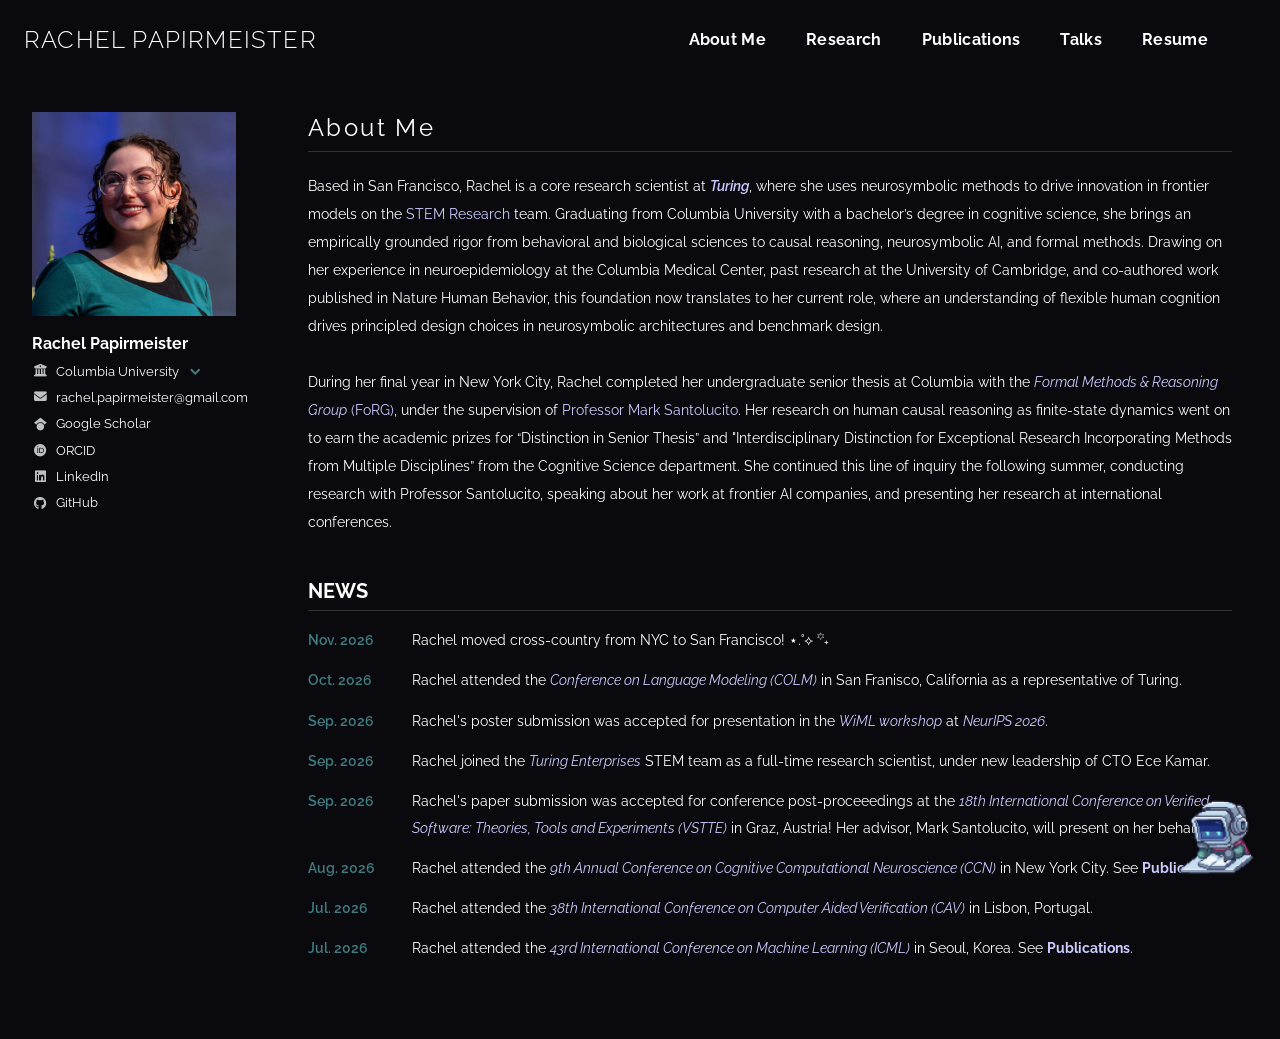
<file: index.html>
<!DOCTYPE html>
<html lang="en">
<head>
  <meta charset="UTF-8">
  <style>html{background:#0a090d}</style>
  <meta name="viewport" content="width=device-width, initial-scale=1.0">
  <title>Rachel Papirmeister</title>
  <link rel="preconnect" href="https://fonts.googleapis.com">
  <link rel="preconnect" href="https://fonts.gstatic.com" crossorigin>
  <link rel="stylesheet" href="https://cdnjs.cloudflare.com/ajax/libs/font-awesome/6.5.1/css/all.min.css">
  <link rel="stylesheet" href="assets/css/main.css">
</head>
<body>

  <!-- MASTHEAD -->
  <header class="masthead">
    <div class="masthead__inner">
      <a href="index.html" class="site-title">RACHEL PAPIRMEISTER</a>
      <nav>
        <ul class="site-nav">
          <li><a href="index.html">About Me</a></li>
          <li><a href="research.html">Research</a></li>
          <li><a href="publications.html">Publications</a></li>
          <li><a href="talks.html">Talks</a></li>
          <li><a href="cv.html">Resume</a></li>
        </ul>
      </nav>
      <button class="nav-toggle" aria-label="Toggle menu" aria-expanded="false">
        <span></span><span></span><span></span>
      </button>
    </div>
  </header>

  <div class="page-container">

  <!-- SIDEBAR -->
  <aside class="sidebar">
    <div class="author__avatar">
      <img src="images/headshot.png" alt="Profile photo">
    </div>
    <div class="author__content">
      <h3 class="author__name">Rachel Papirmeister</h3>
      <!-- <p class="author__bio">[bio coming soon...]</p> -->
      <ul class="author__urls">
        <li>
          <i class="fa-solid fa-building-columns"></i>
          <span>Columbia University</span>
          <button type="button" id="columbia-toggle" aria-expanded="false" aria-controls="columbia-email" aria-label="Show Columbia email"
                  style="background: none; border: 0; padding: 0; cursor: pointer; display: inline-flex;">
            <i style="font-size: 0.65rem; transition: transform 0.2s;"><svg viewBox="0 0 12 8" width="1em" height="0.67em" aria-hidden="true" style="vertical-align: middle;"><polyline points="1,1.5 6,6.5 11,1.5" fill="none" stroke="currentColor" stroke-width="2.4" stroke-linecap="butt" stroke-linejoin="miter"/></svg></i>
          </button>
        </li>
        <li id="columbia-email" style="padding-left: 1rem; display: none;">
          <i class="fa-solid fa-envelope"></i>
          <a href="mailto:r.papirmeister@columbia.edu">r.papirmeister@columbia.edu</a>
        </li>        
        <li>
          <i class="fa-solid fa-envelope"></i>
          <a href="mailto:rachel.papirmeister@gmail.com">rachel.papirmeister@gmail.com</a>
        </li>
        <li>
          <i class="fa-brands fa-google-scholar"></i>
          <a href="https://scholar.google.com/citations?user=QVaR0EQAAAAJ&hl=en" target="_blank">Google Scholar</a>
        </li>
        <li>
          <i class="fa-brands fa-orcid"></i>
          <a href="https://orcid.org/0009-0006-1611-280X" target="_blank">ORCID</a>
        </li>
        <li>
          <i class="fa-brands fa-linkedin"></i>
          <a href="https://www.linkedin.com/in/r-papir/" target="_blank">LinkedIn</a>
        </li>
        <li>
          <i class="fa-brands fa-github"></i>
          <a href="https://github.com/r-papir" target="_blank">GitHub</a>
        </li>
      </ul>
    </div>
  </aside>

  <!-- MAIN CONTENT -->
  <main class="main-content">
    <h1 class="page__title">About Me</h1>
    <div class="page__body">
      <p>Based in San Francisco, Rachel is a core research scientist at <em><strong><a href="https://www.turing.com/" target="_blank">Turing</a></strong></em>, where she uses neurosymbolic methods to drive innovation in frontier models on the <a href="https://www.turing.com/frontier-ai/stem" target="_blank">STEM Research</a> team. Graduating from Columbia University with a bachelor’s degree in cognitive science, she brings an empirically grounded rigor from behavioral and biological sciences to causal reasoning, neurosymbolic AI, and formal methods. Drawing on her experience in neuroepidemiology at the Columbia Medical Center, past research at the University of Cambridge, and co-authored work published in Nature Human Behavior, this foundation now translates to her current role, where an understanding of flexible human cognition drives principled design choices in neurosymbolic architectures and benchmark design.
        <br>
        <br>During her final year in New York City, Rachel completed her undergraduate senior thesis at Columbia with the <a href="https://www.cs.columbia.edu/~ms6147/" target="_blank"><em>Formal Methods & Reasoning Group</em> (FoRG)</a>, under the supervision of <a href="https://www.marksantolucito.com/" target="_blank">Professor Mark Santolucito</a>. Her research on human causal reasoning as finite-state dynamics went on to earn the academic prizes for “Distinction in Senior Thesis” and "Interdisciplinary Distinction for Exceptional Research Incorporating Methods from Multiple Disciplines” from the Cognitive Science department. She continued this line of inquiry the following summer, conducting research with Professor Santolucito, speaking about her work at frontier AI companies, and presenting her research at international conferences.
    </div>

    <section id="news" class="news">
      <h2 class="page__body-heading">NEWS</h2>
      <ul class="news-list">
        <!-- Format: <li><span class="news-date">Mon YYYY</span><span class="news-body">EMOJI Text, with <em>paper titles</em> in italics and <strong>awards</strong> in bold.</span></li> -->
        <li>
          <span class="news-date">Nov. 2026</span>
          <span class="news-body">Rachel moved cross-country from NYC to San Francisco! ⋆.˚⟡ ࣪꙳˖</span>
        </li>
        <li>
          <span class="news-date">Oct. 2026</span>
          <span class="news-body">Rachel attended the <em><a href="https://colm.cc/" target="_blank">Conference on Language Modeling (COLM)</a></em> in San Franisco, California as a representative of Turing.</span>
        </li>
        <li>
          <span class="news-date">Sep. 2026</span>
          <span class="news-body">Rachel's poster submission was accepted for presentation in the <em><a href="https://sites.google.com/wimlworkshop.org/wimlworkshopneurips2026/?authuser=1&pli=1" target="_blank">WiML workshop</a></em> at <em><a href="https://neurips.cc/" target="_blank">NeurIPS 2026</a></em>.</span>
        </li>
        <li>
          <span class="news-date">Sep. 2026</span>
          <span class="news-body">Rachel joined the <em><a href="https://www.turing.com/" target="_blank">Turing Enterprises</a></em> STEM team as a full-time research scientist, under new leadership of CTO Ece Kamar.</span>
        </li>
        <li>
          <span class="news-date">Sep. 2026</span>
          <span class="news-body">Rachel's paper submission was accepted for conference post-proceeedings at the <em><a href="https://fmcad.org/FMCAD26/vstte/" target="_blank">18th International Conference on Verified Software: Theories, Tools and Experiments (VSTTE)</a></em> in Graz, Austria! Her advisor, Mark Santolucito, will present on her behalf.</span>
        </li>
        <li>
          <span class="news-date">Aug. 2026</span>
          <span class="news-body">Rachel attended the <em><a href="https://2026.ccneuro.org/" target="_blank">9th Annual Conference on Cognitive Computational Neuroscience (CCN)</a></em> in New York City. See <strong><a href="https://rpapir.com/publications.html" target="_blank">Publications</a></strong></span>
        </li>
        <li>
          <span class="news-date">Jul. 2026</span>
          <span class="news-body">Rachel attended the <em><a href="https://conferences.i-cav.org/2026/" target="_blank">38th International Conference on Computer Aided Verification (CAV)</a></em> in Lisbon, Portugal.</span>
        </li>
        <li>
          <span class="news-date">Jul. 2026</span>
          <span class="news-body">Rachel attended the <em><a href="https://icml.cc/" target="_blank">43rd International Conference on Machine Learning (ICML)</a></em> in Seoul, Korea. See <strong><a href="https://rpapir.com/publications.html" target="_blank">Publications</a></strong>.</span>
        </li>
      </ul>
    </section>
  </main>

  </div><!-- .page-container -->

  <img class="corner-mascot" src="images/mascot-astronaut.gif" alt="" aria-hidden="true" style="width: 78.85px;">

  <script src="assets/js/transitions.js"></script>
  <script src="assets/js/nav-toggle.js"></script>
  <script src="assets/js/email-toggle.js"></script>
</body>
</html>
</file>
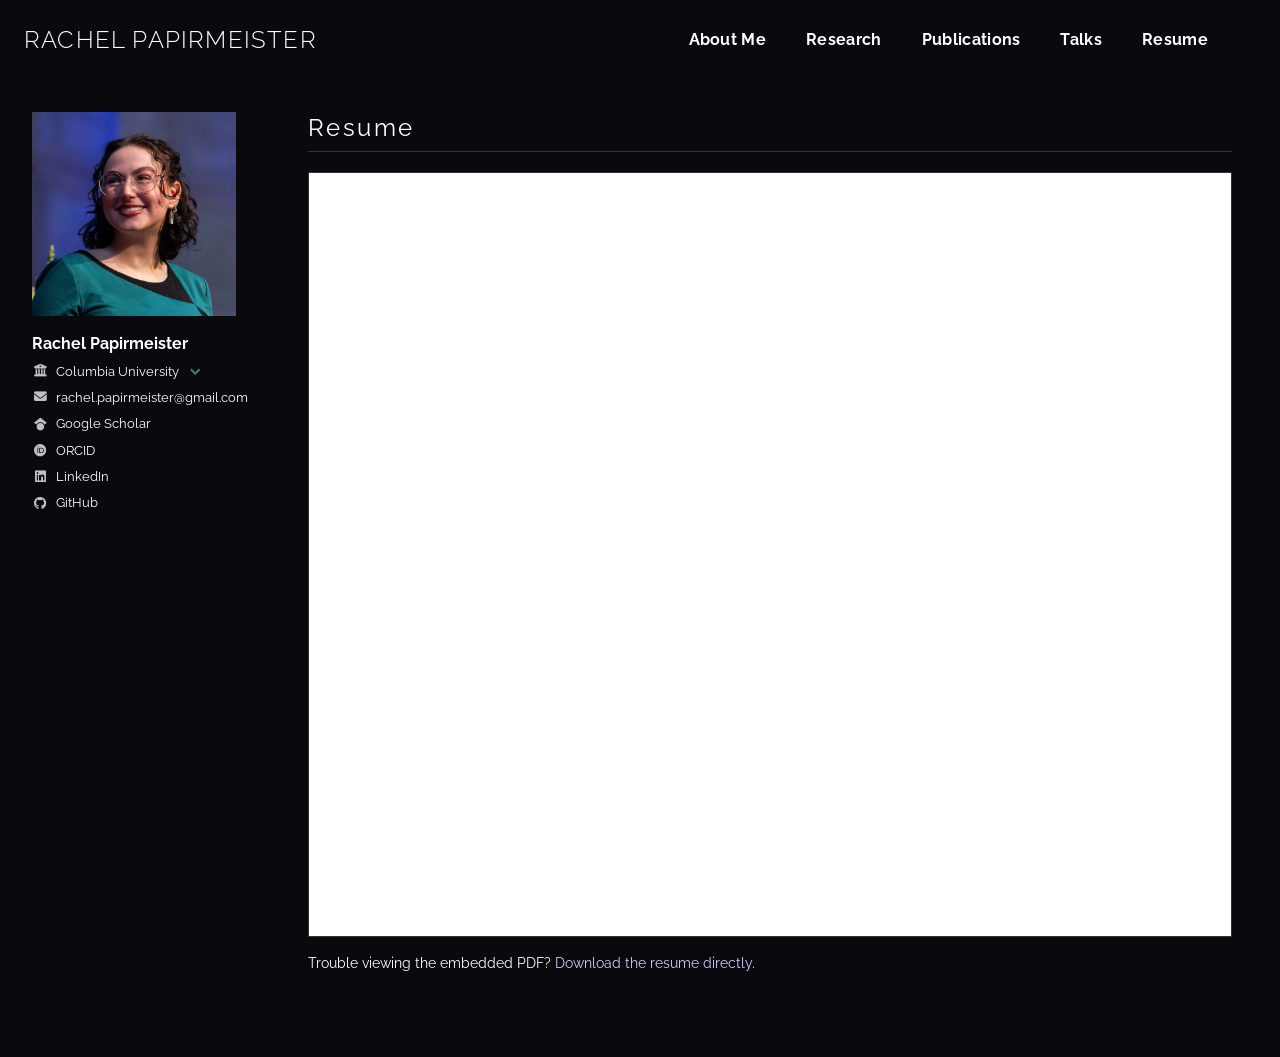
<file: cv.html>
<!DOCTYPE html>
<html lang="en">
<head>
  <meta charset="UTF-8">
  <style>html{background:#0a090d}</style>
  <meta name="viewport" content="width=device-width, initial-scale=1.0">
  <title>Resume — Rachel Papirmeister</title>
  <link rel="preconnect" href="https://fonts.googleapis.com">
  <link rel="preconnect" href="https://fonts.gstatic.com" crossorigin>
  <link rel="stylesheet" href="https://cdnjs.cloudflare.com/ajax/libs/font-awesome/6.5.1/css/all.min.css">
  <link rel="stylesheet" href="assets/css/main.css">
</head>
<body>

  <!-- MASTHEAD -->
  <header class="masthead">
    <div class="masthead__inner">
      <a href="index.html" class="site-title">RACHEL PAPIRMEISTER</a>
      <nav>
        <ul class="site-nav">
          <li><a href="index.html">About Me</a></li>
          <li><a href="research.html">Research</a></li>
          <li><a href="publications.html">Publications</a></li>
          <li><a href="talks.html">Talks</a></li>
          <li><a href="cv.html">Resume</a></li>
        </ul>
      </nav>
      <button class="nav-toggle" aria-label="Toggle menu" aria-expanded="false">
        <span></span><span></span><span></span>
      </button>
    </div>
  </header>

  <div class="page-container">

  <!-- SIDEBAR -->
  <aside class="sidebar">
    <div class="author__avatar">
      <img src="images/headshot.png" alt="Profile photo">
    </div>
    <div class="author__content">
      <h3 class="author__name">Rachel Papirmeister</h3>
      <!-- <p class="author__bio">Short biography for the sidebar.</p> -->
      <ul class="author__urls">
        <li>
          <i class="fa-solid fa-building-columns"></i>
          <span>Columbia University</span>
          <button type="button" id="columbia-toggle" aria-expanded="false" aria-controls="columbia-email" aria-label="Show Columbia email"
                  style="background: none; border: 0; padding: 0; cursor: pointer; display: inline-flex;">
            <i style="font-size: 0.65rem; transition: transform 0.2s;"><svg viewBox="0 0 12 8" width="1em" height="0.67em" aria-hidden="true" style="vertical-align: middle;"><polyline points="1,1.5 6,6.5 11,1.5" fill="none" stroke="currentColor" stroke-width="2.4" stroke-linecap="butt" stroke-linejoin="miter"/></svg></i>
          </button>
        </li>
        <li id="columbia-email" style="padding-left: 1rem; display: none;">
          <i class="fa-solid fa-envelope"></i>
          <a href="mailto:r.papirmeister@columbia.edu">r.papirmeister@columbia.edu</a>
        </li>        
        <li>
          <i class="fa-solid fa-envelope"></i>
          <a href="mailto:rachel.papirmeister@gmail.com">rachel.papirmeister@gmail.com</a>
        </li>
        <li>
          <i class="fa-brands fa-google-scholar"></i>
          <a href="https://scholar.google.com/citations?user=QVaR0EQAAAAJ&hl=en" target="_blank">Google Scholar</a>
        </li>
        <li>
          <i class="fa-brands fa-orcid"></i>
          <a href="#" target="_blank">ORCID</a>
        </li>
        <li>
          <i class="fa-brands fa-linkedin"></i>
          <a href="https://www.linkedin.com/in/r-papir/" target="_blank">LinkedIn</a>
        </li>
        <li>
          <i class="fa-brands fa-github"></i>
          <a href="https://github.com/r-papir" target="_blank">GitHub</a>
        </li>
      </ul>
    </div>
  </aside>

  <!-- MAIN CONTENT -->
  <main class="main-content">
    <h1 class="page__title">Resume</h1>
    <div class="page__body">
      <iframe class="resume-embed" src="assets/files/Papir_Resume.pdf" title="Rachel Papirmeister's resume"></iframe>
      <p class="resume-fallback">Trouble viewing the embedded PDF? <a href="assets/files/Papir_Resume.pdf" target="_blank">Download the resume directly</a>.</p>
    </div>
  </main>

  </div><!-- .page-container -->

  <script src="assets/js/nav-toggle.js"></script>
  <script src="assets/js/email-toggle.js"></script>
</body>
</html>
</file>
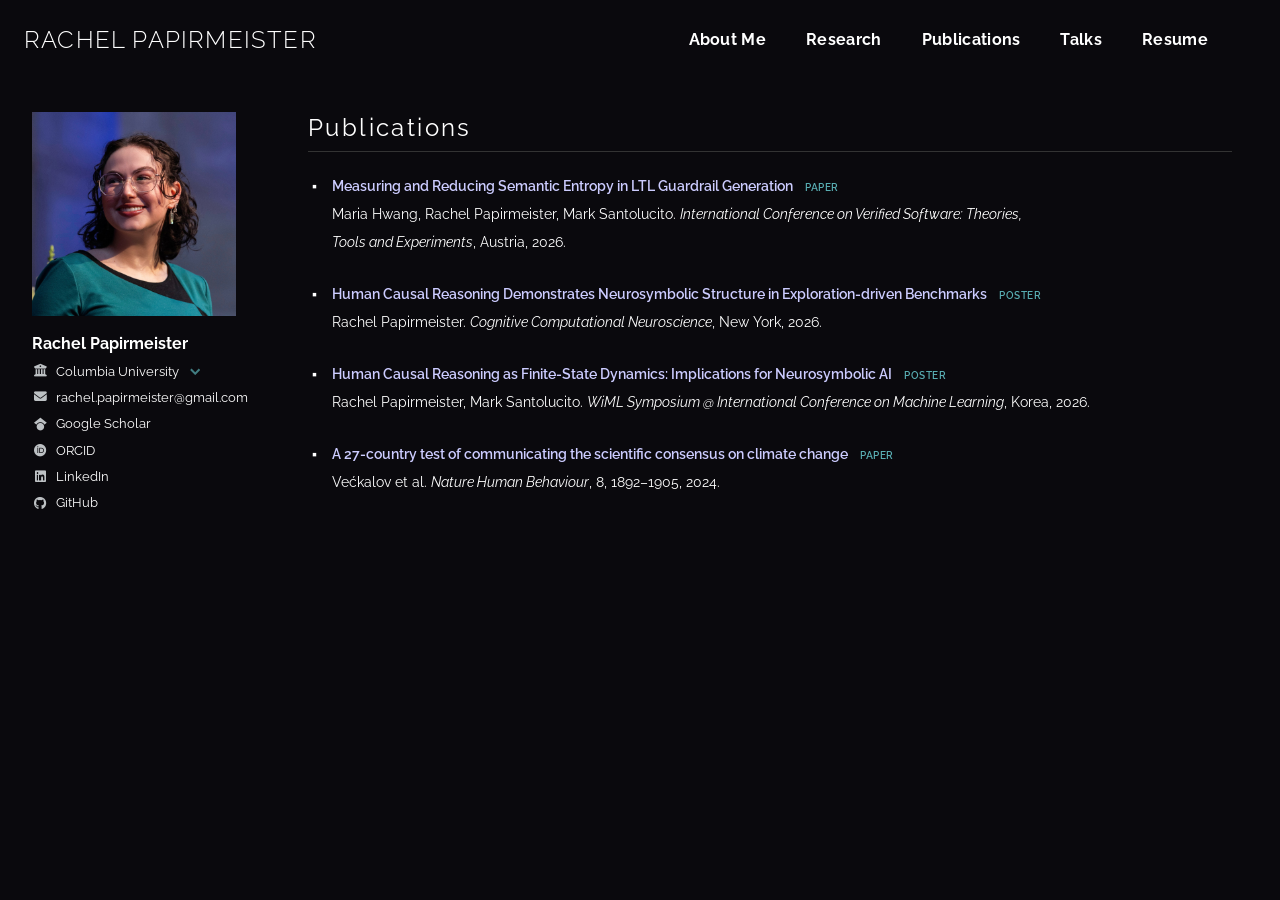
<file: publications.html>
<!DOCTYPE html>
<html lang="en">
<head>
  <meta charset="UTF-8">
  <style>html{background:#0a090d}</style>
  <meta name="viewport" content="width=device-width, initial-scale=1.0">
  <title>Publications — Rachel Papirmeister</title>
  <link rel="preconnect" href="https://fonts.googleapis.com">
  <link rel="preconnect" href="https://fonts.gstatic.com" crossorigin>
  <link rel="stylesheet" href="https://cdnjs.cloudflare.com/ajax/libs/font-awesome/6.5.1/css/all.min.css">
  <link rel="stylesheet" href="assets/css/main.css">
</head>
<body>

  <!-- MASTHEAD -->
  <header class="masthead">
    <div class="masthead__inner">
      <a href="index.html" class="site-title">RACHEL PAPIRMEISTER</a>
      <nav>
        <ul class="site-nav">
          <li><a href="index.html">About Me</a></li>
          <li><a href="research.html">Research</a></li>
          <li><a href="publications.html">Publications</a></li>
          <li><a href="talks.html">Talks</a></li>
          <li><a href="cv.html">Resume</a></li>
        </ul>
      </nav>
      <button class="nav-toggle" aria-label="Toggle menu" aria-expanded="false">
        <span></span><span></span><span></span>
      </button>
    </div>
  </header>

  <div class="page-container">

  <!-- SIDEBAR -->
  <aside class="sidebar">
    <div class="author__avatar">
      <img src="images/headshot.png" alt="Profile photo">
    </div>
    <div class="author__content">
      <h3 class="author__name">Rachel Papirmeister</h3>
      <!-- <p class="author__bio">Short biography for the sidebar.</p> -->
      <ul class="author__urls">
        <li>
          <i class="fa-solid fa-building-columns"></i>
          <span>Columbia University</span>
          <button type="button" id="columbia-toggle" aria-expanded="false" aria-controls="columbia-email" aria-label="Show Columbia email"
                  style="background: none; border: 0; padding: 0; cursor: pointer; display: inline-flex;">
            <i style="font-size: 0.65rem; transition: transform 0.2s;"><svg viewBox="0 0 12 8" width="1em" height="0.67em" aria-hidden="true" style="vertical-align: middle;"><polyline points="1,1.5 6,6.5 11,1.5" fill="none" stroke="currentColor" stroke-width="2.4" stroke-linecap="butt" stroke-linejoin="miter"/></svg></i>
          </button>
        </li>
        <li id="columbia-email" style="padding-left: 1rem; display: none;">
          <i class="fa-solid fa-envelope"></i>
          <a href="mailto:r.papirmeister@columbia.edu">r.papirmeister@columbia.edu</a>
        </li>        
        <li>
          <i class="fa-solid fa-envelope"></i>
          <a href="mailto:rachel.papirmeister@gmail.com">rachel.papirmeister@gmail.com</a>
        </li>
        <li>
          <i class="fa-brands fa-google-scholar"></i>
          <a href="https://scholar.google.com/citations?user=QVaR0EQAAAAJ&hl=en" target="_blank">Google Scholar</a>
        </li>
        <li>
          <i class="fa-brands fa-orcid"></i>
          <a href="#" target="_blank">ORCID</a>
        </li>
        <li>
          <i class="fa-brands fa-linkedin"></i>
          <a href="https://www.linkedin.com/in/r-papir/" target="_blank">LinkedIn</a>
        </li>
        <li>
          <i class="fa-brands fa-github"></i>
          <a href="https://github.com/r-papir" target="_blank">GitHub</a>
        </li>
      </ul>
    </div>
  </aside>

  <!-- MAIN CONTENT -->
  <main class="main-content">
    <h1 class="page__title">Publications</h1>
    <div class="page__body">
      <ul class="styled-list">
        <!--
        <li>
          <strong><a href="#" target="_blank">[Publication Title]</a></strong> <span class="pub-tag">[Paper/Poster]</span><br>
          [Author names]. <em>[Journal / Conference name]</em>, [Location], [Year].
        </li>
        -->
        <li>
          <strong><a href="https://fmcad.org/FMCAD26/vstte/" target="_blank">Measuring and Reducing Semantic Entropy in LTL Guardrail Generation</a></strong> <span class="pub-tag">Paper</span><br>
          Maria Hwang, Rachel Papirmeister, Mark Santolucito. <em>International Conference on Verified Software: Theories,<br>Tools and Experiments</em>, Austria, 2026.
        </li>
        <li>
          <strong><a href="https://2026.ccneuro.org/poster/?id=iengNs0w2G" target="_blank">Human Causal Reasoning Demonstrates Neurosymbolic Structure in Exploration-driven Benchmarks</a></strong> <span class="pub-tag">Poster</span><br>
          Rachel Papirmeister. <em>Cognitive Computational Neuroscience</em>, New York, 2026.
        </li>
        <li>
          <strong><a href="https://icml.cc/virtual/2026/76462" target="_blank">Human Causal Reasoning as Finite-State Dynamics: Implications for Neurosymbolic AI</a></strong> <span class="pub-tag">Poster</span><br>
          Rachel Papirmeister, Mark Santolucito. <em>WiML Symposium @ International Conference on Machine Learning</em>, Korea, 2026.
        </li>
        <li>
          <strong><a href="https://www.nature.com/articles/s41562-024-01928-2" target="_blank">A 27-country test of communicating the scientific consensus on climate change</a></strong> <span class="pub-tag">Paper</span><br>
          Većkalov et al. <em>Nature Human Behaviour</em>, 8, 1892–1905, 2024.
        </li>
      </ul>
    </div>
  </main>

  </div><!-- .page-container -->

  <script src="assets/js/transitions.js"></script>
  <script src="assets/js/nav-toggle.js"></script>
  <script src="assets/js/email-toggle.js"></script>
</body>
</html>
</file>
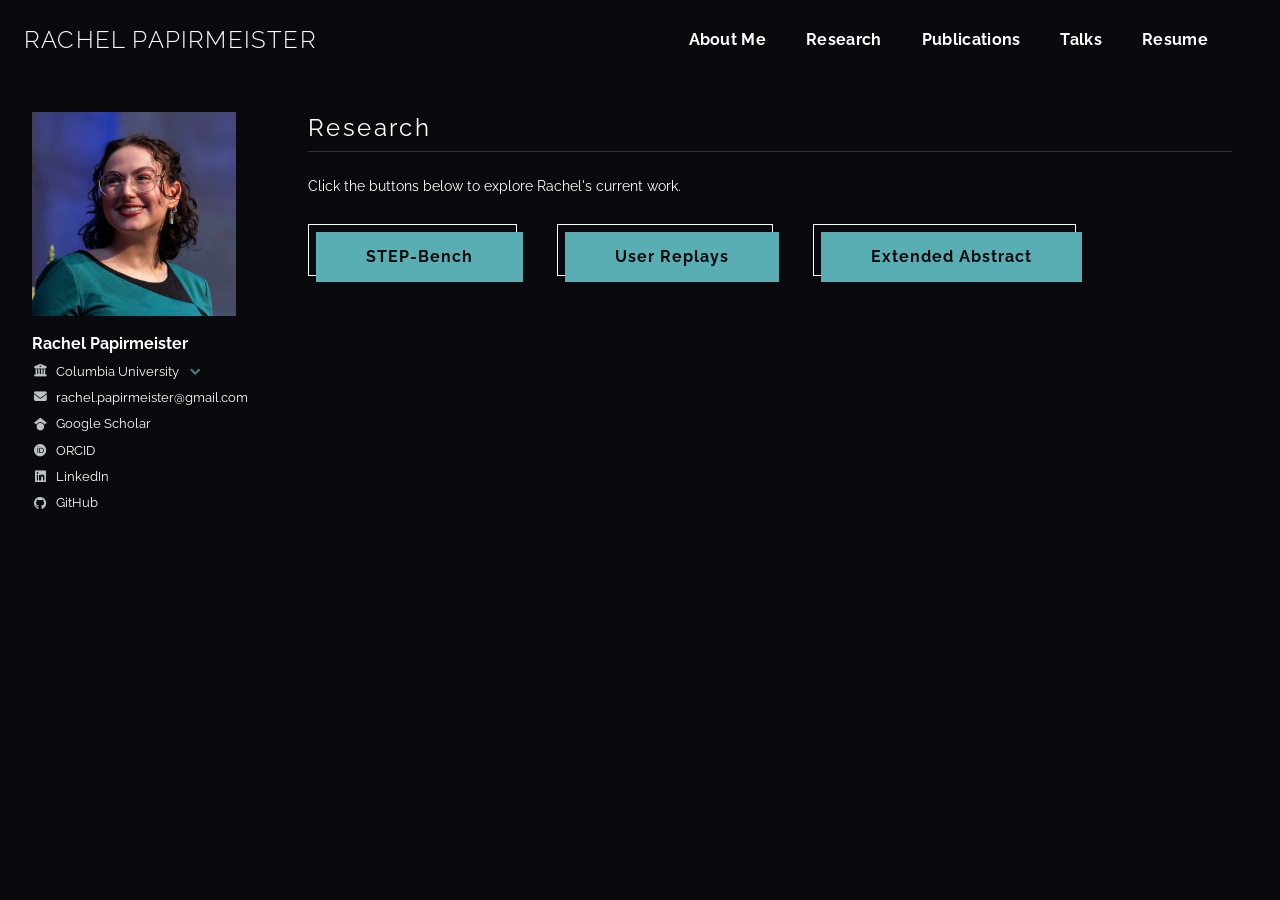
<file: research.html>
<!DOCTYPE html>
<html lang="en">
<head>
  <meta charset="UTF-8">
  <style>html{background:#0a090d}</style>
  <meta name="viewport" content="width=device-width, initial-scale=1.0">
  <title>Research — Rachel Papirmeister</title>
  <link rel="preconnect" href="https://fonts.googleapis.com">
  <link rel="preconnect" href="https://fonts.gstatic.com" crossorigin>
  <link rel="stylesheet" href="https://cdnjs.cloudflare.com/ajax/libs/font-awesome/6.5.1/css/all.min.css">
  <link rel="stylesheet" href="assets/css/main.css">
</head>
<body>

  <!-- MASTHEAD -->
  <header class="masthead">
    <div class="masthead__inner">
      <a href="index.html" class="site-title">RACHEL PAPIRMEISTER</a>
      <nav>
        <ul class="site-nav">
          <li><a href="index.html">About Me</a></li>
          <li><a href="research.html">Research</a></li>
          <li><a href="publications.html">Publications</a></li>
          <li><a href="talks.html">Talks</a></li>
          <li><a href="cv.html">Resume</a></li>
        </ul>
      </nav>
      <button class="nav-toggle" aria-label="Toggle menu" aria-expanded="false">
        <span></span><span></span><span></span>
      </button>
    </div>
  </header>

  <div class="page-container">

  <!-- SIDEBAR -->
  <aside class="sidebar">
    <div class="author__avatar">
      <img src="images/headshot.png" alt="Profile photo">
    </div>
    <div class="author__content">
      <h3 class="author__name">Rachel Papirmeister</h3>
      <!-- <p class="author__bio">[short biography for the sidebar]</p> -->
      <ul class="author__urls">
        <li>
          <i class="fa-solid fa-building-columns"></i>
          <span>Columbia University</span>
          <button type="button" id="columbia-toggle" aria-expanded="false" aria-controls="columbia-email" aria-label="Show Columbia email"
                  style="background: none; border: 0; padding: 0; cursor: pointer; display: inline-flex;">
            <i style="font-size: 0.65rem; transition: transform 0.2s;"><svg viewBox="0 0 12 8" width="1em" height="0.67em" aria-hidden="true" style="vertical-align: middle;"><polyline points="1,1.5 6,6.5 11,1.5" fill="none" stroke="currentColor" stroke-width="2.4" stroke-linecap="butt" stroke-linejoin="miter"/></svg></i>
          </button>
        </li>
        <li id="columbia-email" style="padding-left: 1rem; display: none;">
          <i class="fa-solid fa-envelope"></i>
          <a href="mailto:r.papirmeister@columbia.edu">r.papirmeister@columbia.edu</a>
        </li>        
        <li>
          <i class="fa-solid fa-envelope"></i>
          <a href="mailto:rachel.papirmeister@gmail.com">rachel.papirmeister@gmail.com</a>
        </li>
        <li>
          <i class="fa-brands fa-google-scholar"></i>
          <a href="https://scholar.google.com/citations?user=QVaR0EQAAAAJ&hl=en" target="_blank">Google Scholar</a>
        </li>
        <li>
          <i class="fa-brands fa-orcid"></i>
          <a href="https://orcid.org/0009-0006-1611-280X" target="_blank">ORCID</a>
        </li>
        <li>
          <i class="fa-brands fa-linkedin"></i>
          <a href="https://www.linkedin.com/in/r-papir/" target="_blank">LinkedIn</a>
        </li>
        <li>
          <i class="fa-brands fa-github"></i>
          <a href="https://github.com/r-papir" target="_blank">GitHub</a>
        </li>
      </ul>
    </div>
  </aside>

  <!-- MAIN CONTENT -->
  <main class="main-content">
    <h1 class="page__title">Research</h1>
    <div class="page__body">
      <p>Click the buttons below to explore Rachel's current work.</p>
      <div class="btn-row">
        <a class="btn-outline" href="https://r-papir.github.io/gamestudy/" target="_blank"><span class="btn-label">STEP-Bench</span></a>
        <a class="btn-outline" href="https://r-papir.github.io/gamestudy/replay.html" target="_blank"><span class="btn-label">User Replays</span></a>
        <a class="btn-outline" href="https://openreview.net/pdf?id=iengNs0w2G" target="_blank"><span class="btn-label">Extended Abstract</span></a>
      </div>
    </div>
  </main>

  </div><!-- .page-container -->

  <script src="assets/js/transitions.js"></script>
  <script src="assets/js/nav-toggle.js"></script>
  <script src="assets/js/email-toggle.js"></script>
</body>
</html>
</file>
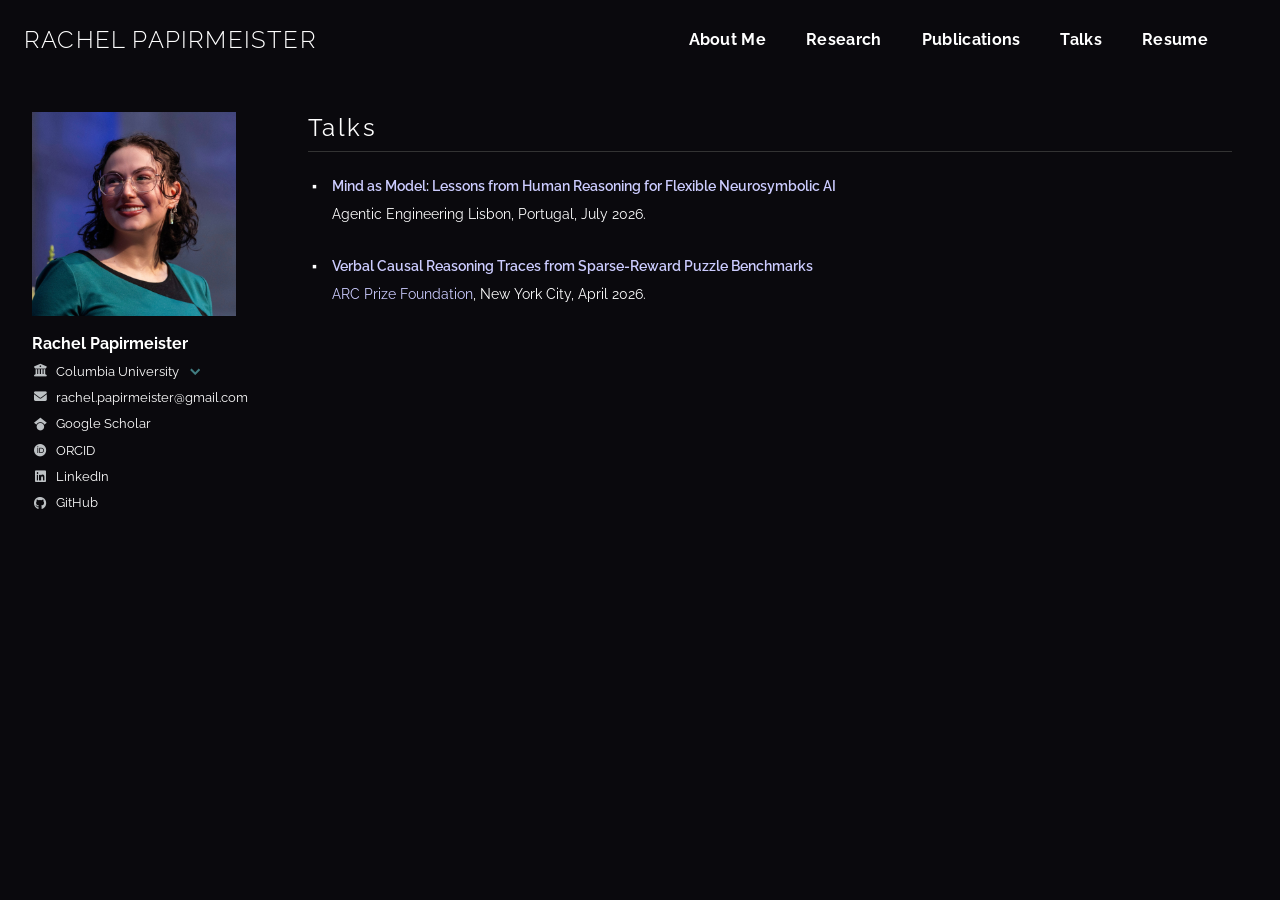
<file: talks.html>
<!DOCTYPE html>
<html lang="en">
<head>
  <meta charset="UTF-8">
  <style>html{background:#0a090d}</style>
  <meta name="viewport" content="width=device-width, initial-scale=1.0">
  <title>Talks — Rachel Papirmeister</title>
  <link rel="preconnect" href="https://fonts.googleapis.com">
  <link rel="preconnect" href="https://fonts.gstatic.com" crossorigin>
  <link rel="stylesheet" href="https://cdnjs.cloudflare.com/ajax/libs/font-awesome/6.5.1/css/all.min.css">
  <link rel="stylesheet" href="assets/css/main.css">
</head>
<body>

  <!-- MASTHEAD -->
  <header class="masthead">
    <div class="masthead__inner">
      <a href="index.html" class="site-title">RACHEL PAPIRMEISTER</a>
      <nav>
        <ul class="site-nav">
          <li><a href="index.html">About Me</a></li>
          <li><a href="research.html">Research</a></li>
          <li><a href="publications.html">Publications</a></li>
          <li><a href="talks.html">Talks</a></li>
          <li><a href="cv.html">Resume</a></li>
        </ul>
      </nav>
      <button class="nav-toggle" aria-label="Toggle menu" aria-expanded="false">
        <span></span><span></span><span></span>
      </button>
    </div>
  </header>

  <div class="page-container">

  <!-- SIDEBAR -->
  <aside class="sidebar">
    <div class="author__avatar">
      <img src="images/headshot.png" alt="Profile photo">
    </div>
    <div class="author__content">
      <h3 class="author__name">Rachel Papirmeister</h3>
      <!-- <p class="author__bio">Short biography for the sidebar.</p> -->
      <ul class="author__urls">
        <li>
          <i class="fa-solid fa-building-columns"></i>
          <span>Columbia University</span>
          <button type="button" id="columbia-toggle" aria-expanded="false" aria-controls="columbia-email" aria-label="Show Columbia email"
                  style="background: none; border: 0; padding: 0; cursor: pointer; display: inline-flex;">
            <i style="font-size: 0.65rem; transition: transform 0.2s;"><svg viewBox="0 0 12 8" width="1em" height="0.67em" aria-hidden="true" style="vertical-align: middle;"><polyline points="1,1.5 6,6.5 11,1.5" fill="none" stroke="currentColor" stroke-width="2.4" stroke-linecap="butt" stroke-linejoin="miter"/></svg></i>
          </button>
        </li>
        <li id="columbia-email" style="padding-left: 1rem; display: none;">
          <i class="fa-solid fa-envelope"></i>
          <a href="mailto:r.papirmeister@columbia.edu">r.papirmeister@columbia.edu</a>
        </li>        
        <li>
          <i class="fa-solid fa-envelope"></i>
          <a href="mailto:rachel.papirmeister@gmail.com">rachel.papirmeister@gmail.com</a>
        </li>
        <li>
          <i class="fa-brands fa-google-scholar"></i>
          <a href="https://scholar.google.com/citations?user=QVaR0EQAAAAJ&hl=en" target="_blank">Google Scholar</a>
        </li>
        <li>
          <i class="fa-brands fa-orcid"></i>
          <a href="#" target="_blank">ORCID</a>
        </li>
        <li>
          <i class="fa-brands fa-linkedin"></i>
          <a href="https://www.linkedin.com/in/r-papir/" target="_blank">LinkedIn</a>
        </li>
        <li>
          <i class="fa-brands fa-github"></i>
          <a href="https://github.com/r-papir" target="_blank">GitHub</a>
        </li>
      </ul>
    </div>
  </aside>

  <!-- MAIN CONTENT -->
  <main class="main-content">
    <h1 class="page__title">Talks</h1>
    <div class="page__body">
      <ul class="styled-list">
        <li>
          <strong><a href="https://luma.com/hqd7vt0v" target="_blank">Mind as Model: Lessons from Human Reasoning for Flexible Neurosymbolic AI</a></strong><br>
          Agentic Engineering Lisbon, Portugal, July 2026.
        </li>
        <li>
          <strong><a href="https://drive.google.com/file/d/1KFVEVWTn8RTo7PetLDpH43v6lIInEBSL/view?usp=sharing" target="_blank">Verbal Causal Reasoning Traces from Sparse-Reward Puzzle Benchmarks</a></strong><br>
          <a href="https://arcprize.org/arc-agi/3" target="_blank">ARC Prize Foundation</a>, New York City, April 2026.
        </li>
      </ul>
    </div>
  </main>

  </div><!-- .page-container -->

  <script src="assets/js/transitions.js"></script>
  <script src="assets/js/nav-toggle.js"></script>
  <script src="assets/js/email-toggle.js"></script>
</body>
</html>
</file>
<file: assets/css/main.css>
@import url('https://fonts.googleapis.com/css2?family=Montserrat:wght@300;400;500;600;700&family=Raleway:wght@300;400;700;800&display=swap');

:root {
  --bg: #0a090d;
  --text: #ffffff;
  --text-light: #bdc1c4;
  --link: #CCCCFF;
  --link-hover: #5D3FD3;
  --border: #333333;
  --border-dark: #bdc1c4;
  --primary: #2f7f93;
  --masthead-height: 80px;
  --sidebar-width: 260px;
}

*, *::before, *::after { box-sizing: border-box; }

html {
  height: 100%;
  background: var(--bg);
  color-scheme: dark;
  overscroll-behavior: none;
}

body {
  margin: 0;
  padding-top: var(--masthead-height);
  font-family: 'Raleway', -apple-system, sans-serif;
  color: var(--text);
  background: var(--bg);
  font-size: 16px;
  line-height: 1.5;
  min-height: 100vh;
  overscroll-behavior: none;
}

a {
  color: var(--link);
  text-decoration: none;
}

a:hover {
  color: var(--link-hover);
  text-decoration: underline;
}

/* ============================================================
   MASTHEAD
   ============================================================ */

.masthead {
  position: fixed;
  top: 0;
  left: 0;
  right: 0;
  height: var(--masthead-height);
  background: var(--bg);
  z-index: 100;
  display: flex;
  align-items: center;
}

.masthead__inner {
  position: relative;
  z-index: 1;
  width: 100%;
  max-width: 1300px;
  margin: 0 auto;
  padding: 0 1.5rem;
  display: flex;
  justify-content: space-between;
  align-items: center;
  position: relative;
}

.masthead__inner nav {
  margin-left: auto;
  margin-right: 3rem;
}

.site-title {
  font-family: 'Raleway', sans-serif;
  font-weight: 300;
  font-size: 18pt;
  color: var(--text);
  text-decoration: none;
  letter-spacing: 0.05em;
}

.site-title:hover {
  color: var(--text);
  text-decoration: none;
}

.site-nav {
  display: flex;
  gap: 2.5rem;
  list-style: none;
  margin: 0;
  padding: 0;
}

.site-nav li a {
  color: var(--text);
  text-decoration: none;
  font-family: 'Raleway', sans-serif;
  font-size: 1rem;
  font-weight: 700;
  letter-spacing: 0.02em;
}

.site-nav li a:hover {
  color: #5D3FD3;
  text-decoration: none;
}

.nav-toggle {
  display: none;
  flex-direction: column;
  justify-content: center;
  gap: 5px;
  width: 32px;
  height: 32px;
  background: none;
  border: none;
  padding: 0;
  cursor: pointer;
  z-index: 101;
}

.nav-toggle span {
  display: block;
  width: 100%;
  height: 2px;
  background: var(--text);
  transition: transform 0.2s ease, opacity 0.2s ease;
}

.nav-toggle[aria-expanded="true"] span:nth-child(1) {
  transform: translateY(7px) rotate(45deg);
}

.nav-toggle[aria-expanded="true"] span:nth-child(2) {
  opacity: 0;
}

.nav-toggle[aria-expanded="true"] span:nth-child(3) {
  transform: translateY(-7px) rotate(-45deg);
}

/* ============================================================
   SIDEBAR
   ============================================================ */

.page-container {
  max-width: 1300px;
  margin: 0 auto;
  display: flex;
  align-items: flex-start;
}

.sidebar {
  position: sticky;
  top: var(--masthead-height);
  width: var(--sidebar-width);
  flex-shrink: 0;
  max-height: calc(100vh - var(--masthead-height));
  overflow-y: auto;
  padding: 2rem 1.5rem 2rem 2rem;
}

.author__avatar img {
  width: 100%;
  display: block;
}

.author__content {
  margin-top: 1rem;
}

.author__name {
  font-size: 1rem;
  font-weight: 700;
  margin: 0 0 0.35rem 0;
  color: var(--text);
}

.author__bio {
  font-size: 0.8rem;
  color: var(--text);
  margin: 0 0 0.75rem 0;
  line-height: 1.5;
}

.author__urls {
  list-style: none;
  margin: 0;
  padding: 0;
}

.author__urls li {
  font-size: 0.8rem;
  margin-bottom: 0.45rem;
  display: flex;
  align-items: center;
  gap: 0.5rem;
}

.author__urls li i {
  width: 16px;
  text-align: center;
  color: var(--text-light);
  flex-shrink: 0;
}

.author__urls li a,
.author__urls li span {
  color: var(--text);
  text-decoration: none;
}

.author__urls li a:hover {
  color: var(--link);
  text-decoration: none;
}

/* ============================================================
   MAIN CONTENT
   ============================================================ */

@keyframes scaleUpIn {
  from { opacity: 0; transform: scale(0.8); pointer-events: none; }
  99%  { pointer-events: none; }
  to   { opacity: 1; transform: scale(1); pointer-events: auto; }
}

@keyframes moveToRight {
  from { opacity: 1; transform: translateX(0); }
  to   { opacity: 0; transform: translateX(100%); }
}

.main-content {
  flex: 1;
  min-width: 0;
  padding-top: 2rem;
  padding-left: 3rem;
  padding-right: 3rem;
  padding-bottom: 4rem;
  animation: scaleUpIn 0.8s ease;
}

.main-content.is-exiting {
  animation: moveToRight 0.8s ease forwards;
}

.page__title {
  font-family: 'Raleway', sans-serif;
  font-size: 1.5rem;
  font-weight: 400;
  margin: 0 0 1.25rem 0;
  padding-bottom: 0.5rem;
  border-bottom: 1px solid var(--border);
  color: var(--text);
  line-height: 1.3;
  letter-spacing: 0.1em;
}

.page__body p {
  font-size: 0.875rem;
  line-height: 2;
  margin-bottom: 1rem;
  color: var(--text);
}

.page__body h2 {
  font-size: 1.1rem;
  font-weight: 700;
  margin: 2rem 0 0.75rem;
  padding-bottom: 0.25rem;
  border-bottom: 1px solid var(--border);
  color: var(--text);
}

.page__body h3 {
  font-size: 0.95rem;
  font-weight: 600;
  margin: 1.5rem 0 0.5rem;
  padding-bottom: 0.2rem;
  border-bottom: 1px solid var(--border);
  color: var(--text);
}

.page__body ul,
.page__body ol {
  font-size: 0.875rem;
  padding-left: 1.5rem;
  margin-bottom: 1rem;
}

.page__body li {
  margin-bottom: 0.25rem;
}

.styled-list {
  list-style: none;
  padding-left: 1.5rem;
  line-height: 2;
}

.styled-list li {
  position: relative;
  margin-bottom: 1.5rem;
}

.styled-list li::before {
  content: "▪";
  position: absolute;
  left: -1.25rem;
}

.pub-tag {
  font-size: 0.65rem;
  font-weight: 600;
  text-transform: uppercase;
  letter-spacing: 0.05em;
  color: #59AEB3;
  margin-left: 0.5rem;
}

.corner-mascot {
  position: fixed;
  bottom: 1.5rem;
  right: 1.5rem;
  width: 83px;
  height: auto;
  pointer-events: none;
  z-index: 50;
  animation: scaleUpIn 0.8s ease;
}

.corner-mascot--small {
  width: 70.5px;
}

.corner-mascot.is-exiting {
  animation: moveToRight 0.8s ease forwards;
}

.page__body strong {
  font-weight: 600;
}

.btn-row {
  display: flex;
  flex-wrap: wrap;
  gap: 1.5rem 2.5rem;
  margin-top: 1.5rem;
}

.page__body a.btn-outline {
  display: inline-block;
  font-size: 1rem;
  font-weight: 700;
  letter-spacing: 1px;
  padding: 13px 20px;
  outline: 0;
  border: 1px solid #ffffff;
  border-radius: 0;
  cursor: pointer;
  position: relative;
  z-index: 0; /* own stacking context, so the ::after fill paints above the page background instead of behind it */
  background-color: rgba(0, 0, 0, 0);
  color: var(--bg);
  text-decoration: none;
  user-select: none;
  -webkit-user-select: none;
  touch-action: manipulation;
}

.page__body a.btn-outline::after {
  content: "";
  background-color: #59AEB3;
  width: 100%;
  height: 100%;
  z-index: -1;
  position: absolute;
  top: 7px;
  left: 7px;
  transition: 0.2s;
}

/* label rides along with the turquoise panel, not the fixed white outline */
.page__body a.btn-outline .btn-label {
  display: inline-block;
  transform: translate(7px, 7px);
  transition: transform 0.2s ease;
}

.page__body a.btn-outline:hover {
  color: var(--text);
  text-decoration: none;
}

.page__body a.btn-outline:hover::after {
  top: 0;
  left: 0;
}

.page__body a.btn-outline:hover .btn-label {
  transform: translate(0, 0);
}

/* touch devices have no hover to reveal the fill — show it by default */
@media (hover: none) {
  .page__body a.btn-outline::after {
    top: 0;
    left: 0;
  }

  .page__body a.btn-outline .btn-label {
    transform: translate(0, 0);
  }
}

@media (min-width: 768px) {
  .page__body a.btn-outline {
    padding: 13px 50px;
  }
}

.page__body a {
  color: var(--link);
}

.page__body .forg-logo {
  display: block;
  width: 140px;
  margin-top: 1rem;
}

.resume-embed {
  display: block;
  width: 100%;
  height: 85vh;
  border: 1px solid var(--border);
  background: #ffffff;
}

.resume-fallback {
  font-size: 0.8rem;
  color: var(--text-light);
  margin-top: 0.75rem;
}

.page__body a:hover {
  color: var(--link-hover);
}

.page__body img {
  max-width: 100%;
}

/* ============================================================
   NEWS
   ============================================================ */

.news {
  margin-top: 2.5rem;
}

.page__body-heading {
  font-size: 1.25rem;
  font-weight: 700;
  margin: 0 0 1rem;
  padding-bottom: 0.25rem;
  border-bottom: 1px solid var(--border);
  color: var(--text);
}

.news-list {
  list-style: none;
  margin: 0;
  padding: 0;
}

.news-list li {
  position: relative;
  display: flex;
  gap: 1rem;
  font-size: 0.875rem;
  line-height: 1.9;
  margin-bottom: 0.85rem;
  color: var(--text);
  transition: transform 0.2s ease;
  -webkit-tap-highlight-color: transparent;
}

.news-list li:hover {
  transform: translateX(4px);
}

.news-date {
  flex-shrink: 0;
  width: 5.5rem;
  color: #59AEB3; /* matches .btn-outline:hover fill on research page */
  font-weight: 600;
  opacity: 0.7;
  transition: opacity 0.2s ease;
}

/* chevron that slides in before the date on hover */
.news-date::before {
  content: "\2192";
  display: inline-block;
  width: 0;
  opacity: 0;
  transform: translateX(-4px);
  transition: width 0.2s ease, margin-right 0.2s ease, opacity 0.2s ease, transform 0.2s ease;
}

.news-list li:hover .news-date {
  opacity: 1;
}

.news-list li:hover .news-date::before {
  width: 1em;
  margin-right: 0.3rem;
  opacity: 1;
  transform: translateX(0);
}

.news-body {
  flex: 1;
  min-width: 0;
}

.news-body em {
  color: var(--text);
  font-style: italic;
}

.news-body em a {
  color: var(--link);
}

@media (max-width: 768px) {
  .news-list li {
    flex-direction: column;
    gap: 0.15rem;
    margin-bottom: 1rem;
  }

  .news-date {
    width: auto;
  }
}

/* touch devices have no hover — replay the same effect on tap instead */
@media (hover: none) {
  .news-list li:active {
    transform: translateX(4px);
  }

  .news-list li:active .news-date {
    opacity: 1;
  }

  .news-list li:active .news-date::before {
    width: 1em;
    margin-right: 0.3rem;
    opacity: 1;
    transform: translateX(0);
  }
}

@media (prefers-reduced-motion: reduce) {
  .news-list li,
  .news-date,
  .news-date::before {
    transition: none;
  }

  .news-list li:hover,
  .news-list li:active {
    transform: none;
  }
}

/* Stub pages */
.stub-notice {
  color: var(--text-light);
  font-style: italic;
  font-size: 0.875rem;
  font-weight: 500;
  margin-top: 2rem;
}

/* ============================================================
   MOBILE (<=768px)
   ============================================================ */

@media (max-width: 768px) {
  :root {
    --masthead-height: 64px;
  }

  .site-title {
    font-size: 16pt;
  }

  .nav-toggle {
    display: flex;
  }

  .masthead__inner nav {
    margin-right: 0;
  }

  .site-nav {
    display: none;
    position: fixed;
    top: var(--masthead-height);
    left: 0;
    right: 0;
    flex-direction: column;
    gap: 0;
    background: var(--bg);
    border-top: 1px solid var(--border);
    border-bottom: 1px solid var(--border);
    z-index: 90;
  }

  .site-nav.is-open {
    display: flex;
  }

  .site-nav li {
    border-bottom: 1px solid var(--border);
  }

  .site-nav li:last-child {
    border-bottom: none;
  }

  .site-nav li a {
    display: block;
    padding: 1rem 1.5rem;
  }

  .page-container {
    flex-direction: column;
  }

  .sidebar {
    position: static;
    width: 100%;
    max-height: none;
    overflow: visible;
    padding: 1.5rem 1.25rem 1rem;
  }

  .author__avatar {
    max-width: 250px;
    margin: 0;
  }

  .main-content {
    padding: 1rem 1.25rem 3rem;
  }

  .btn-row {
    gap: 0.75rem 1.5rem;
  }

  .corner-mascot {
    display: none;
  }
}

/* ============================================================
   SIDEBAR — Columbia email dropdown arrow
   same turquoise as News dates: dim normally, bright on hover
   ============================================================ */
#columbia-toggle { color: #59AEB3; opacity: 0.7; transition: opacity 0.2s ease; }
#columbia-toggle:hover, #columbia-toggle:focus-visible { opacity: 1; }
#columbia-toggle i { color: inherit; }
</file>
